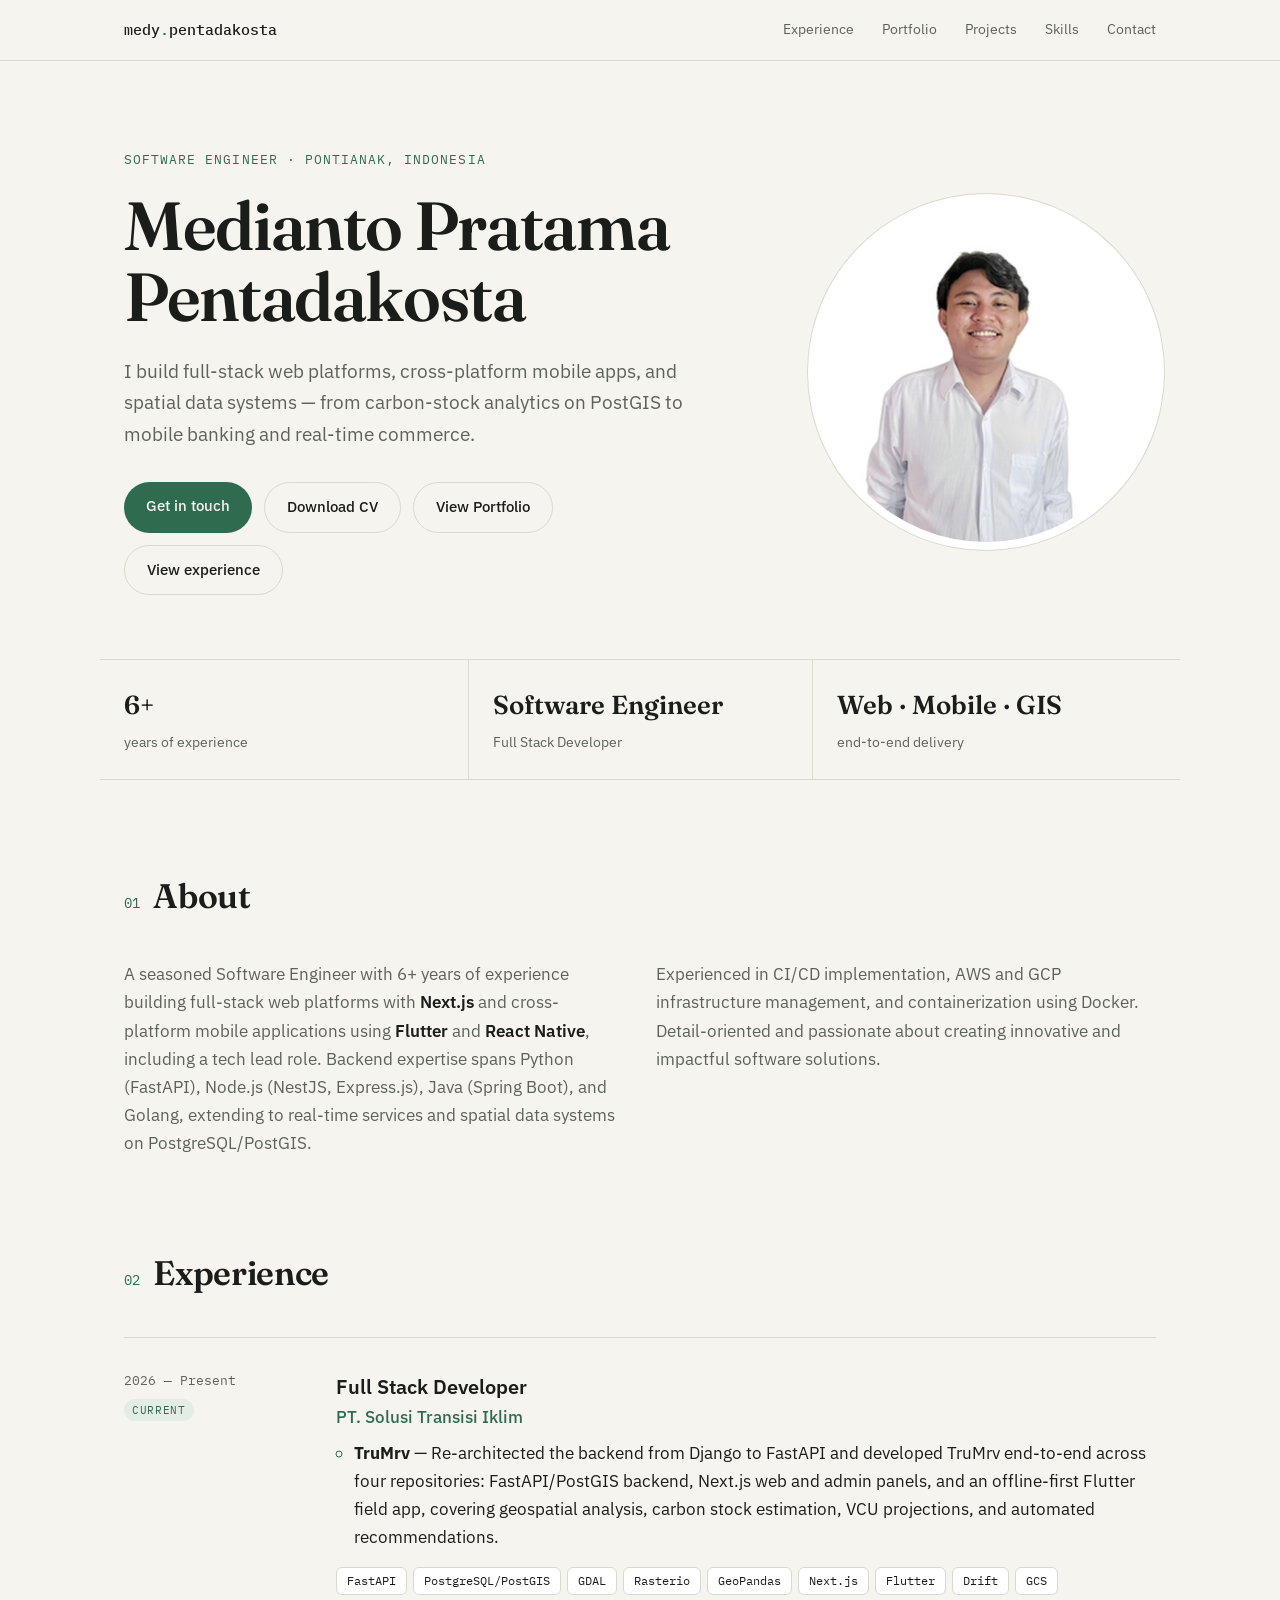
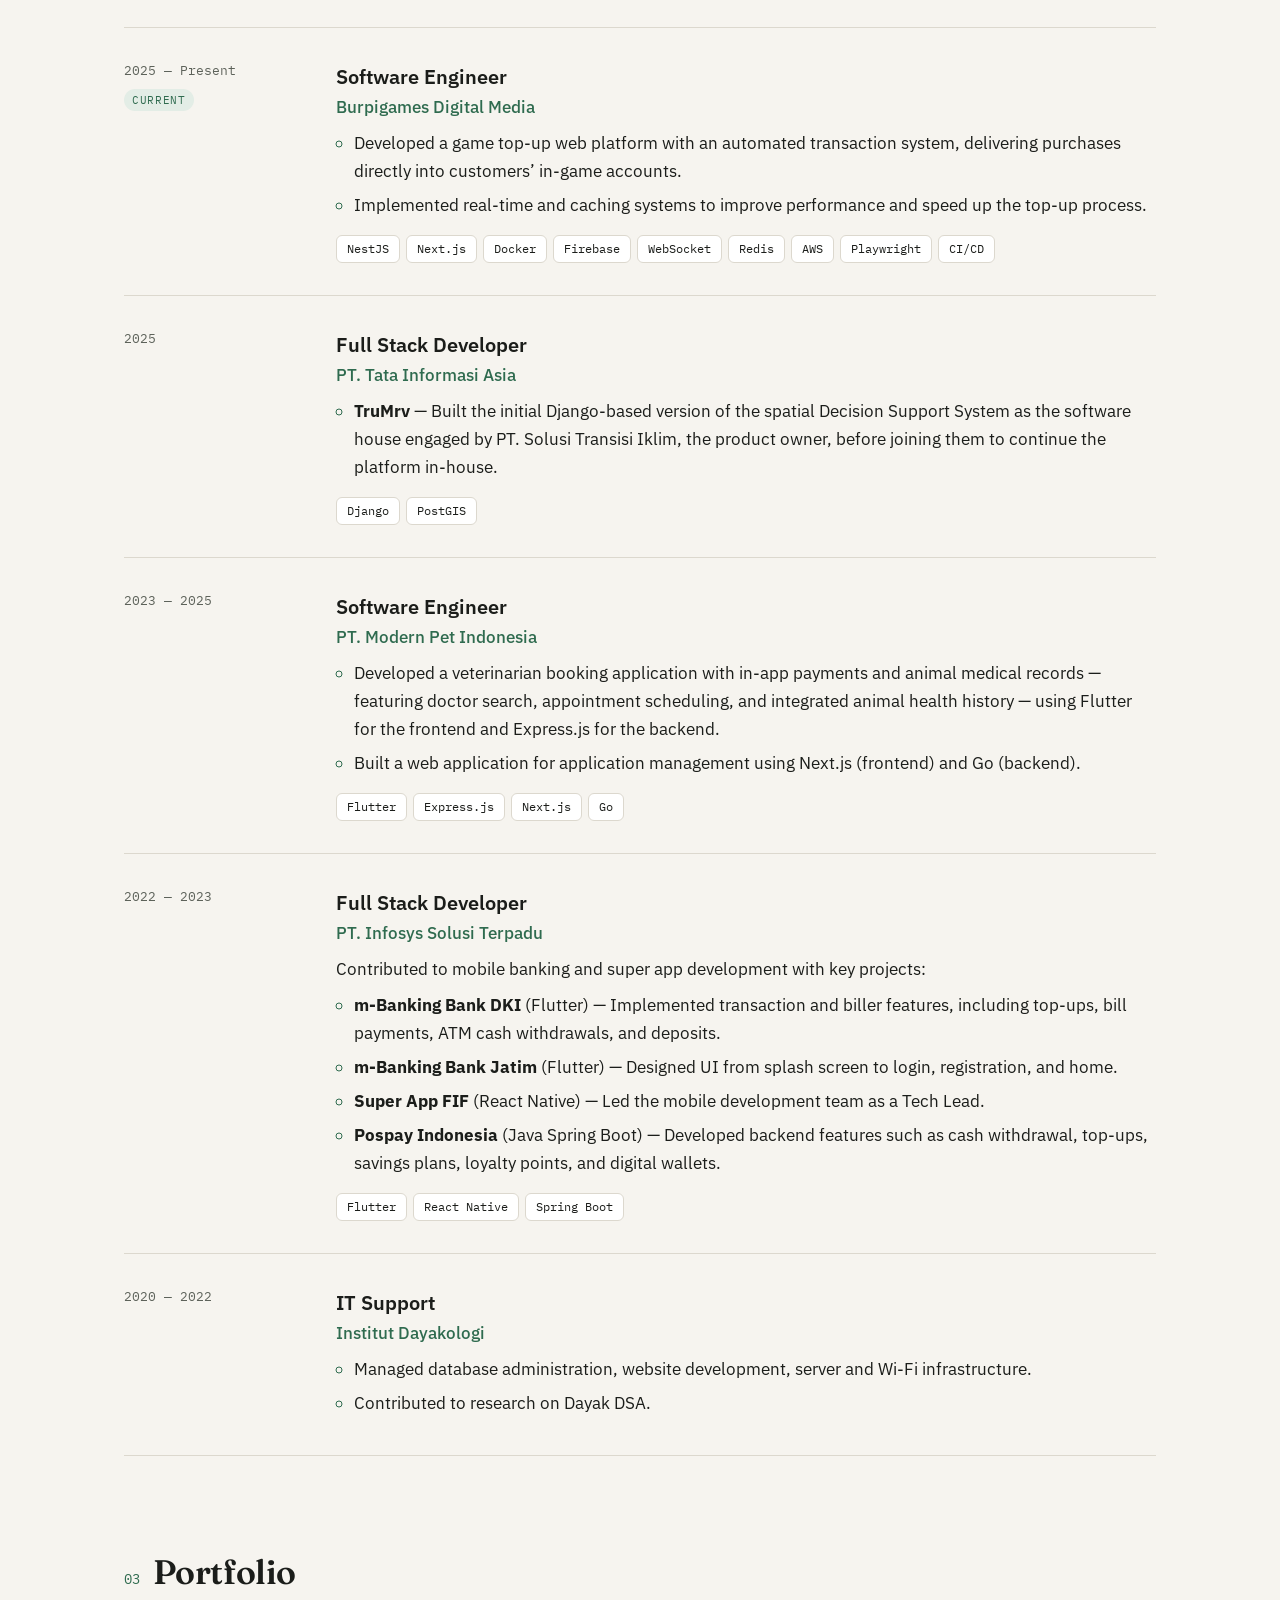
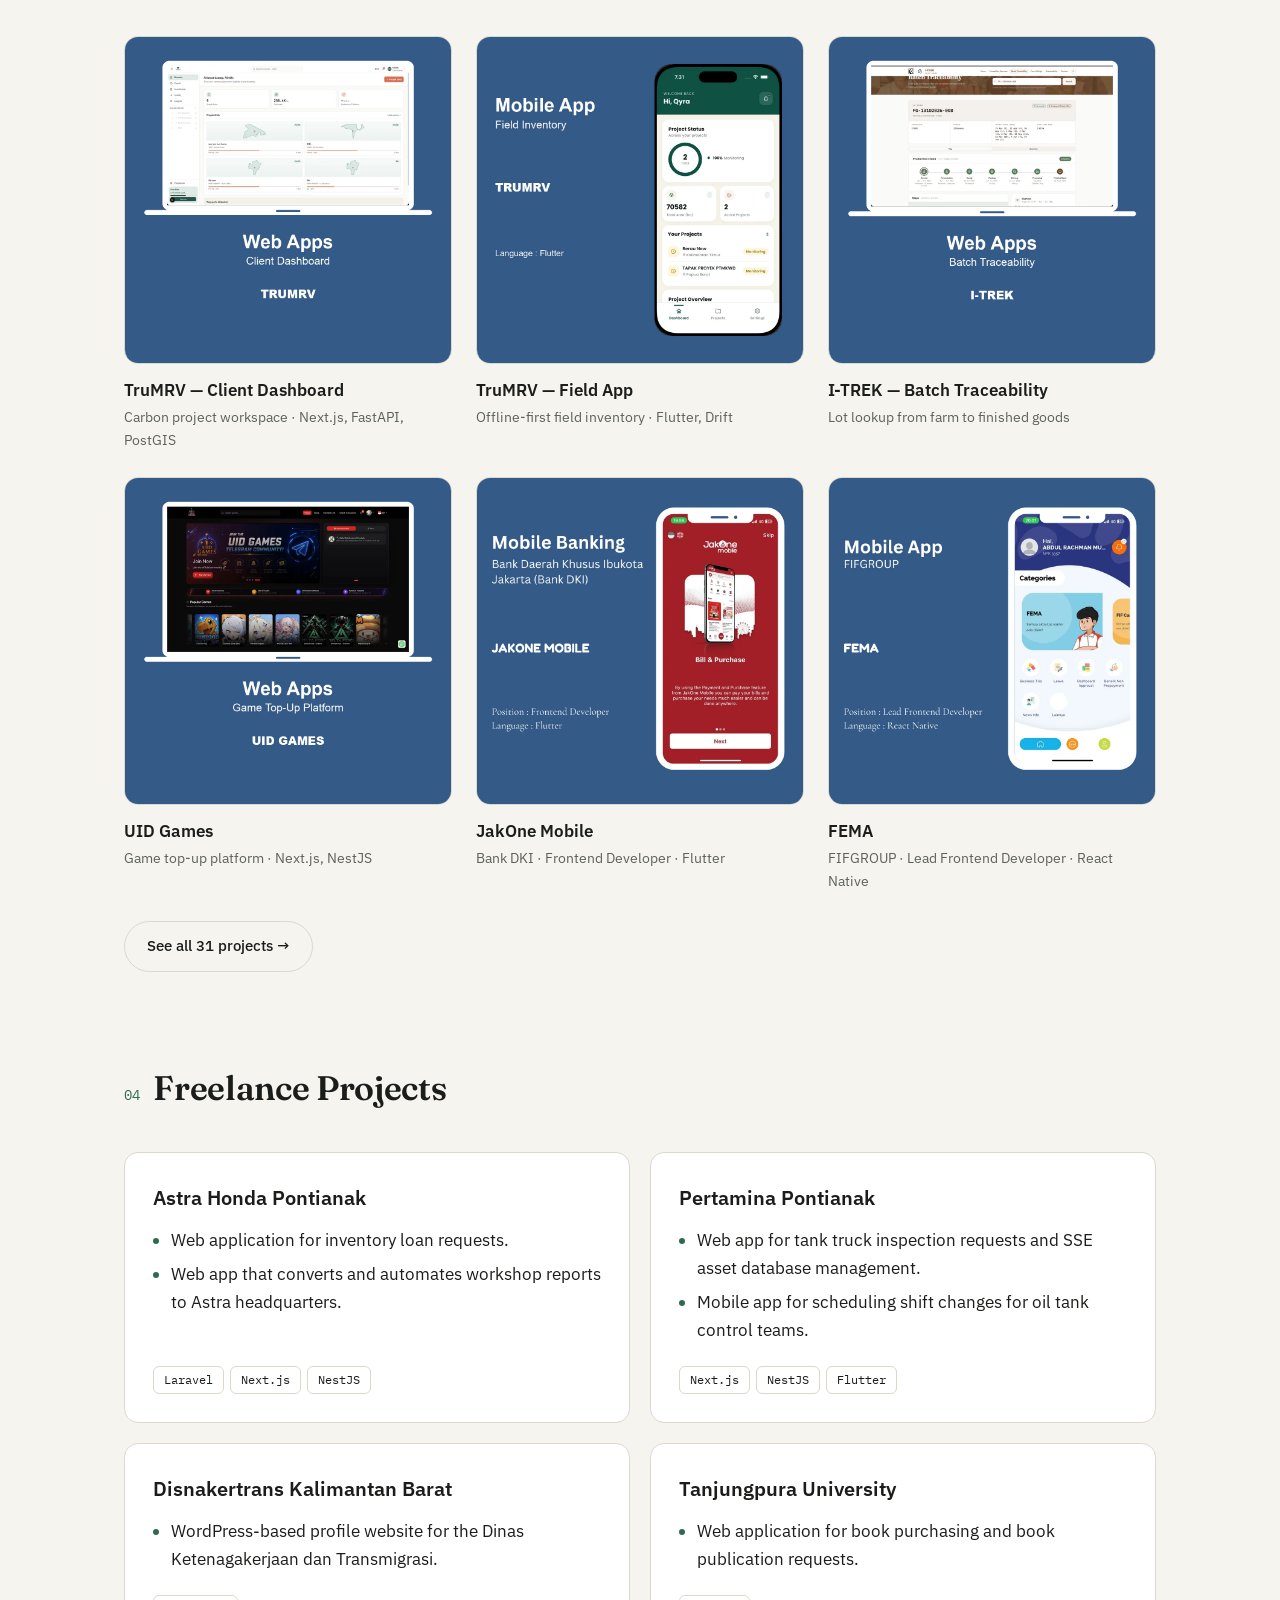
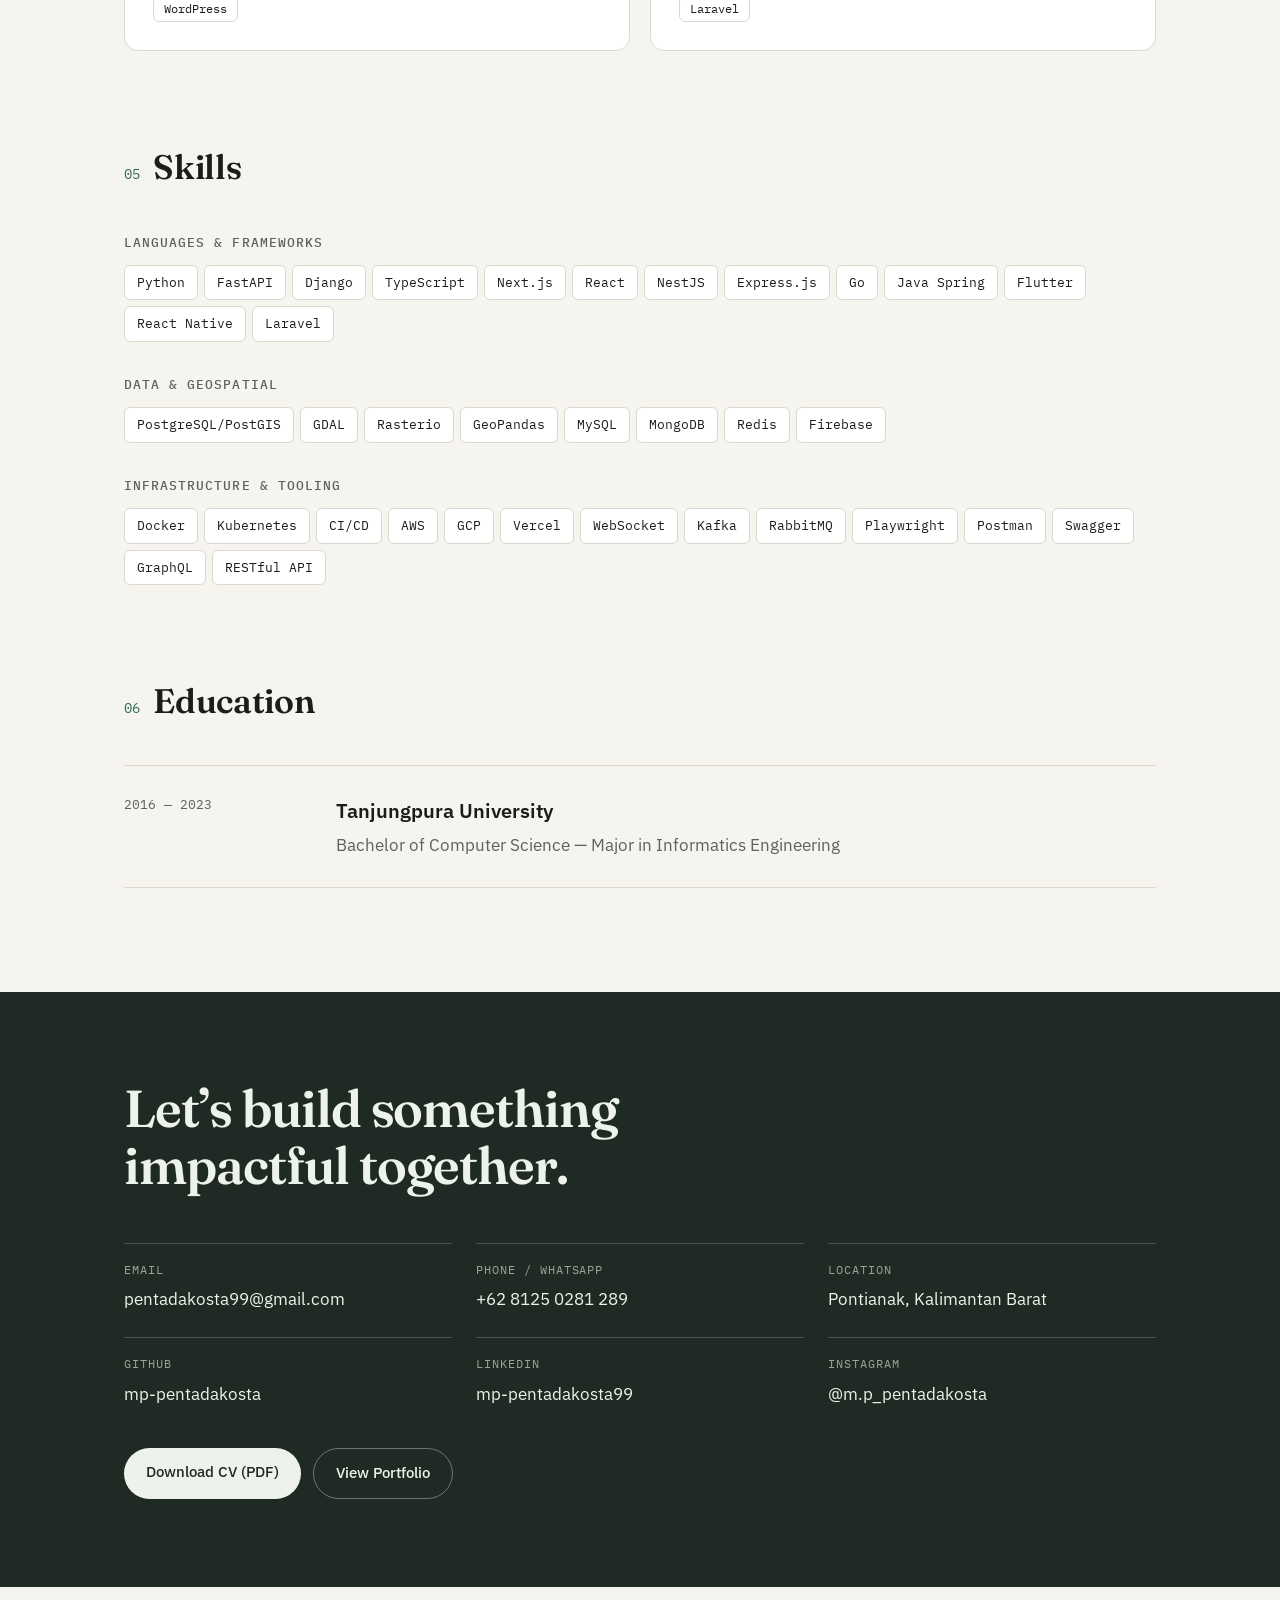
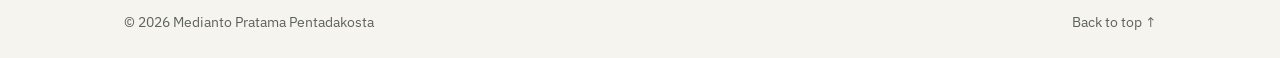
<file: index.html>
<!doctype html>
<html lang="en">
<head>
  <meta charset="utf-8">
  <meta name="viewport" content="width=device-width, initial-scale=1">
  <title>Medianto Pratama Pentadakosta — Software Engineer</title>
  <meta name="description" content="Software Engineer with 6+ years of experience building full-stack web platforms, cross-platform mobile apps, and geospatial systems.">
  <link rel="preconnect" href="https://fonts.googleapis.com">
  <link rel="preconnect" href="https://fonts.gstatic.com" crossorigin>
  <link href="https://fonts.googleapis.com/css2?family=Fraunces:opsz,wght@9..144,400;9..144,600&family=IBM+Plex+Mono:wght@400;500&family=IBM+Plex+Sans:wght@400;500;600&display=swap" rel="stylesheet">
  <link rel="stylesheet" href="style.css">
</head>
<body>
  <header class="topbar">
    <div class="wrap topbar-inner">
      <a href="#top" class="brand">medy<span>.</span>pentadakosta</a>
      <nav class="nav">
        <a href="#experience">Experience</a>
        <a href="#portfolio">Portfolio</a>
        <a href="#projects">Projects</a>
        <a href="#skills">Skills</a>
        <a href="#contact">Contact</a>
      </nav>
    </div>
  </header>

  <main id="top">
    <!-- Hero -->
    <section class="hero wrap">
      <div class="hero-text">
        <p class="eyebrow">Software Engineer · Pontianak, Indonesia</p>
        <h1>Medianto Pratama<br>Pentadakosta</h1>
        <p class="lead">
          I build full-stack web platforms, cross-platform mobile apps, and
          spatial data systems — from carbon-stock analytics on PostGIS to
          mobile banking and real-time commerce.
        </p>
        <div class="hero-actions">
          <a class="btn btn-primary" href="mailto:pentadakosta99@gmail.com">Get in touch</a>
          <a class="btn btn-ghost" href="assets/Medianto-Pratama-Pentadakosta-CV.pdf" download>Download CV</a>
          <a class="btn btn-ghost" href="portfolio.html">View Portfolio</a>
          <a class="btn btn-ghost" href="#experience">View experience</a>
        </div>
      </div>
      <figure class="hero-photo">
        <img src="assets/profile.jpg" alt="Portrait of Medianto Pratama Pentadakosta" width="520" height="520">
      </figure>
    </section>

    <!-- Stats -->
    <section class="wrap stats" aria-label="Highlights">
      <div class="stat"><strong>6+</strong><span>years of experience</span></div>
      <div class="stat"><strong>Software Engineer</strong><span>Full Stack Developer</span></div>
      <div class="stat"><strong>Web · Mobile · GIS</strong><span>end-to-end delivery</span></div>
    </section>

    <!-- About -->
    <section class="wrap section" id="about">
      <h2 class="section-title"><span class="num">01</span> About</h2>
      <div class="about">
        <p>
          A seasoned Software Engineer with 6+ years of experience building
          full-stack web platforms with <b>Next.js</b> and cross-platform mobile
          applications using <b>Flutter</b> and <b>React Native</b>, including a
          tech lead role. Backend expertise spans Python (FastAPI), Node.js
          (NestJS, Express.js), Java (Spring Boot), and Golang, extending to
          real-time services and spatial data systems on PostgreSQL/PostGIS.
        </p>
        <p>
          Experienced in CI/CD implementation, AWS and GCP infrastructure
          management, and containerization using Docker. Detail-oriented and
          passionate about creating innovative and impactful software solutions.
        </p>
      </div>
    </section>

    <!-- Experience -->
    <section class="wrap section" id="experience">
      <h2 class="section-title"><span class="num">02</span> Experience</h2>

      <ol class="timeline">
        <li class="job">
          <div class="job-meta">
            <span class="period">2026 — Present</span>
            <span class="badge">Current</span>
          </div>
          <div class="job-body">
            <h3>Full Stack Developer</h3>
            <p class="company">PT. Solusi Transisi Iklim</p>
            <ul>
              <li><b>TruMrv</b> — Re-architected the backend from Django to FastAPI and developed TruMrv end-to-end across four repositories: FastAPI/PostGIS backend, Next.js web and admin panels, and an offline-first Flutter field app, covering geospatial analysis, carbon stock estimation, VCU projections, and automated recommendations.</li>
            </ul>
            <ul class="tags">
              <li>FastAPI</li><li>PostgreSQL/PostGIS</li><li>GDAL</li><li>Rasterio</li><li>GeoPandas</li><li>Next.js</li><li>Flutter</li><li>Drift</li><li>GCS</li>
            </ul>
          </div>
        </li>

        <li class="job">
          <div class="job-meta">
            <span class="period">2025 — Present</span>
            <span class="badge">Current</span>
          </div>
          <div class="job-body">
            <h3>Software Engineer</h3>
            <p class="company">Burpigames Digital Media</p>
            <ul>
              <li>Developed a game top-up web platform with an automated transaction system, delivering purchases directly into customers’ in-game accounts.</li>
              <li>Implemented real-time and caching systems to improve performance and speed up the top-up process.</li>
            </ul>
            <ul class="tags">
              <li>NestJS</li><li>Next.js</li><li>Docker</li><li>Firebase</li><li>WebSocket</li><li>Redis</li><li>AWS</li><li>Playwright</li><li>CI/CD</li>
            </ul>
          </div>
        </li>

        <li class="job">
          <div class="job-meta">
            <span class="period">2025</span>
          </div>
          <div class="job-body">
            <h3>Full Stack Developer</h3>
            <p class="company">PT. Tata Informasi Asia</p>
            <ul>
              <li><b>TruMrv</b> — Built the initial Django-based version of the spatial Decision Support System as the software house engaged by PT. Solusi Transisi Iklim, the product owner, before joining them to continue the platform in-house.</li>
            </ul>
            <ul class="tags"><li>Django</li><li>PostGIS</li></ul>
          </div>
        </li>

        <li class="job">
          <div class="job-meta">
            <span class="period">2023 — 2025</span>
          </div>
          <div class="job-body">
            <h3>Software Engineer</h3>
            <p class="company">PT. Modern Pet Indonesia</p>
            <ul>
              <li>Developed a veterinarian booking application with in-app payments and animal medical records — featuring doctor search, appointment scheduling, and integrated animal health history — using Flutter for the frontend and Express.js for the backend.</li>
              <li>Built a web application for application management using Next.js (frontend) and Go (backend).</li>
            </ul>
            <ul class="tags"><li>Flutter</li><li>Express.js</li><li>Next.js</li><li>Go</li></ul>
          </div>
        </li>

        <li class="job">
          <div class="job-meta">
            <span class="period">2022 — 2023</span>
          </div>
          <div class="job-body">
            <h3>Full Stack Developer</h3>
            <p class="company">PT. Infosys Solusi Terpadu</p>
            <p>Contributed to mobile banking and super app development with key projects:</p>
            <ul>
              <li><b>m-Banking Bank DKI</b> (Flutter) — Implemented transaction and biller features, including top-ups, bill payments, ATM cash withdrawals, and deposits.</li>
              <li><b>m-Banking Bank Jatim</b> (Flutter) — Designed UI from splash screen to login, registration, and home.</li>
              <li><b>Super App FIF</b> (React Native) — Led the mobile development team as a Tech Lead.</li>
              <li><b>Pospay Indonesia</b> (Java Spring Boot) — Developed backend features such as cash withdrawal, top-ups, savings plans, loyalty points, and digital wallets.</li>
            </ul>
            <ul class="tags"><li>Flutter</li><li>React Native</li><li>Spring Boot</li></ul>
          </div>
        </li>

        <li class="job">
          <div class="job-meta">
            <span class="period">2020 — 2022</span>
          </div>
          <div class="job-body">
            <h3>IT Support</h3>
            <p class="company">Institut Dayakologi</p>
            <ul>
              <li>Managed database administration, website development, server and Wi-Fi infrastructure.</li>
              <li>Contributed to research on Dayak DSA.</li>
            </ul>
          </div>
        </li>
      </ol>
    </section>

    <!-- Portfolio -->
    <section class="wrap section" id="portfolio">
      <h2 class="section-title"><span class="num">03</span> Portfolio</h2>
      <ul class="gallery">
        <li class="shot" data-kind="web">
          <button type="button" class="shot-btn" data-src="assets/portfolio/22-full.webp" aria-label="Enlarge TruMRV — Client Dashboard">
            <img src="assets/portfolio/22.webp" alt="TruMRV — Client Dashboard — Carbon project workspace · Next.js, FastAPI, PostGIS" width="1080" height="1080" loading="lazy" decoding="async">
          </button>
          <p class="shot-title">TruMRV — Client Dashboard</p>
          <p class="shot-meta">Carbon project workspace · Next.js, FastAPI, PostGIS</p>
        </li>
        <li class="shot" data-kind="mobile">
          <button type="button" class="shot-btn" data-src="assets/portfolio/24-full.webp" aria-label="Enlarge TruMRV — Field App">
            <img src="assets/portfolio/24.webp" alt="TruMRV — Field App — Offline-first field inventory · Flutter, Drift" width="1080" height="1080" loading="lazy" decoding="async">
          </button>
          <p class="shot-title">TruMRV — Field App</p>
          <p class="shot-meta">Offline-first field inventory · Flutter, Drift</p>
        </li>
        <li class="shot" data-kind="web">
          <button type="button" class="shot-btn" data-src="assets/portfolio/27-full.webp" aria-label="Enlarge I-TREK — Batch Traceability">
            <img src="assets/portfolio/27.webp" alt="I-TREK — Batch Traceability — Lot lookup from farm to finished goods" width="1080" height="1080" loading="lazy" decoding="async">
          </button>
          <p class="shot-title">I-TREK — Batch Traceability</p>
          <p class="shot-meta">Lot lookup from farm to finished goods</p>
        </li>
        <li class="shot" data-kind="web">
          <button type="button" class="shot-btn" data-src="assets/portfolio/20-full.webp" aria-label="Enlarge UID Games">
            <img src="assets/portfolio/20.webp" alt="UID Games — Game top-up platform · Next.js, NestJS" width="1080" height="1080" loading="lazy" decoding="async">
          </button>
          <p class="shot-title">UID Games</p>
          <p class="shot-meta">Game top-up platform · Next.js, NestJS</p>
        </li>
        <li class="shot" data-kind="mobile">
          <button type="button" class="shot-btn" data-src="assets/portfolio/03.webp" aria-label="Enlarge JakOne Mobile">
            <img src="assets/portfolio/03.webp" alt="JakOne Mobile — Bank DKI · Frontend Developer · Flutter" width="1080" height="1080" loading="lazy" decoding="async">
          </button>
          <p class="shot-title">JakOne Mobile</p>
          <p class="shot-meta">Bank DKI · Frontend Developer · Flutter</p>
        </li>
        <li class="shot" data-kind="mobile">
          <button type="button" class="shot-btn" data-src="assets/portfolio/05.webp" aria-label="Enlarge FEMA">
            <img src="assets/portfolio/05.webp" alt="FEMA — FIFGROUP · Lead Frontend Developer · React Native" width="1080" height="1080" loading="lazy" decoding="async">
          </button>
          <p class="shot-title">FEMA</p>
          <p class="shot-meta">FIFGROUP · Lead Frontend Developer · React Native</p>
        </li>
      </ul>
      <p class="gallery-more"><a class="btn btn-ghost" href="portfolio.html">See all 31 projects →</a></p>
    </section>

    <dialog class="lightbox" id="lightbox" aria-label="Portfolio image">
      <form method="dialog"><button class="lightbox-close" aria-label="Close">×</button></form>
      <img alt="">
    </dialog>

    <!-- Freelance -->
    <section class="wrap section" id="projects">
      <h2 class="section-title"><span class="num">04</span> Freelance Projects</h2>
      <div class="cards">
        <article class="card">
          <h3>Astra Honda Pontianak</h3>
          <ul>
            <li>Web application for inventory loan requests.</li>
            <li>Web app that converts and automates workshop reports to Astra headquarters.</li>
          </ul>
          <ul class="tags"><li>Laravel</li><li>Next.js</li><li>NestJS</li></ul>
        </article>
        <article class="card">
          <h3>Pertamina Pontianak</h3>
          <ul>
            <li>Web app for tank truck inspection requests and SSE asset database management.</li>
            <li>Mobile app for scheduling shift changes for oil tank control teams.</li>
          </ul>
          <ul class="tags"><li>Next.js</li><li>NestJS</li><li>Flutter</li></ul>
        </article>
        <article class="card">
          <h3>Disnakertrans Kalimantan Barat</h3>
          <ul>
            <li>WordPress-based profile website for the Dinas Ketenagakerjaan dan Transmigrasi.</li>
          </ul>
          <ul class="tags"><li>WordPress</li></ul>
        </article>
        <article class="card">
          <h3>Tanjungpura University</h3>
          <ul>
            <li>Web application for book purchasing and book publication requests.</li>
          </ul>
          <ul class="tags"><li>Laravel</li></ul>
        </article>
      </div>
    </section>

    <!-- Skills -->
    <section class="wrap section" id="skills">
      <h2 class="section-title"><span class="num">05</span> Skills</h2>
      <div class="skills">
        <div class="skill-group">
          <h3>Languages &amp; Frameworks</h3>
          <ul class="tags tags-lg">
            <li>Python</li><li>FastAPI</li><li>Django</li><li>TypeScript</li><li>Next.js</li><li>React</li><li>NestJS</li><li>Express.js</li><li>Go</li><li>Java Spring</li><li>Flutter</li><li>React Native</li><li>Laravel</li>
          </ul>
        </div>
        <div class="skill-group">
          <h3>Data &amp; Geospatial</h3>
          <ul class="tags tags-lg">
            <li>PostgreSQL/PostGIS</li><li>GDAL</li><li>Rasterio</li><li>GeoPandas</li><li>MySQL</li><li>MongoDB</li><li>Redis</li><li>Firebase</li>
          </ul>
        </div>
        <div class="skill-group">
          <h3>Infrastructure &amp; Tooling</h3>
          <ul class="tags tags-lg">
            <li>Docker</li><li>Kubernetes</li><li>CI/CD</li><li>AWS</li><li>GCP</li><li>Vercel</li><li>WebSocket</li><li>Kafka</li><li>RabbitMQ</li><li>Playwright</li><li>Postman</li><li>Swagger</li><li>GraphQL</li><li>RESTful API</li>
          </ul>
        </div>
      </div>
    </section>

    <!-- Education -->
    <section class="wrap section" id="education">
      <h2 class="section-title"><span class="num">06</span> Education</h2>
      <div class="edu">
        <span class="period">2016 — 2023</span>
        <div>
          <h3>Tanjungpura University</h3>
          <p>Bachelor of Computer Science — Major in Informatics Engineering</p>
        </div>
      </div>
    </section>

    <!-- Contact -->
    <section class="contact" id="contact">
      <div class="wrap">
        <h2>Let’s build something<br>impactful together.</h2>
        <div class="contact-list">
          <a href="mailto:pentadakosta99@gmail.com">
            <span class="label">Email</span>
            pentadakosta99@gmail.com
          </a>
          <a href="https://wa.me/6281250281289">
            <span class="label">Phone / WhatsApp</span>
            +62 8125 0281 289
          </a>
          <div>
            <span class="label">Location</span>
            Pontianak, Kalimantan Barat
          </div>
          <a href="https://github.com/mp-pentadakosta" target="_blank" rel="noopener noreferrer">
            <span class="label">GitHub</span>
            mp-pentadakosta
          </a>
          <a href="https://www.linkedin.com/in/mp-pentadakosta99/" target="_blank" rel="noopener noreferrer">
            <span class="label">LinkedIn</span>
            mp-pentadakosta99
          </a>
          <a href="https://www.instagram.com/m.p_pentadakosta/" target="_blank" rel="noopener noreferrer">
            <span class="label">Instagram</span>
            @m.p_pentadakosta
          </a>
        </div>
        <div class="contact-actions">
          <a class="btn btn-contact" href="assets/Medianto-Pratama-Pentadakosta-CV.pdf" download>Download CV (PDF)</a>
          <a class="btn btn-contact btn-contact-ghost" href="portfolio.html">View Portfolio</a>
        </div>
      </div>
    </section>
  </main>

  <footer class="footer wrap">
    <p>© 2026 Medianto Pratama Pentadakosta</p>
    <a href="#top">Back to top ↑</a>
  </footer>
  <script src="portfolio.js" defer></script>
</body>
</html>
</file>
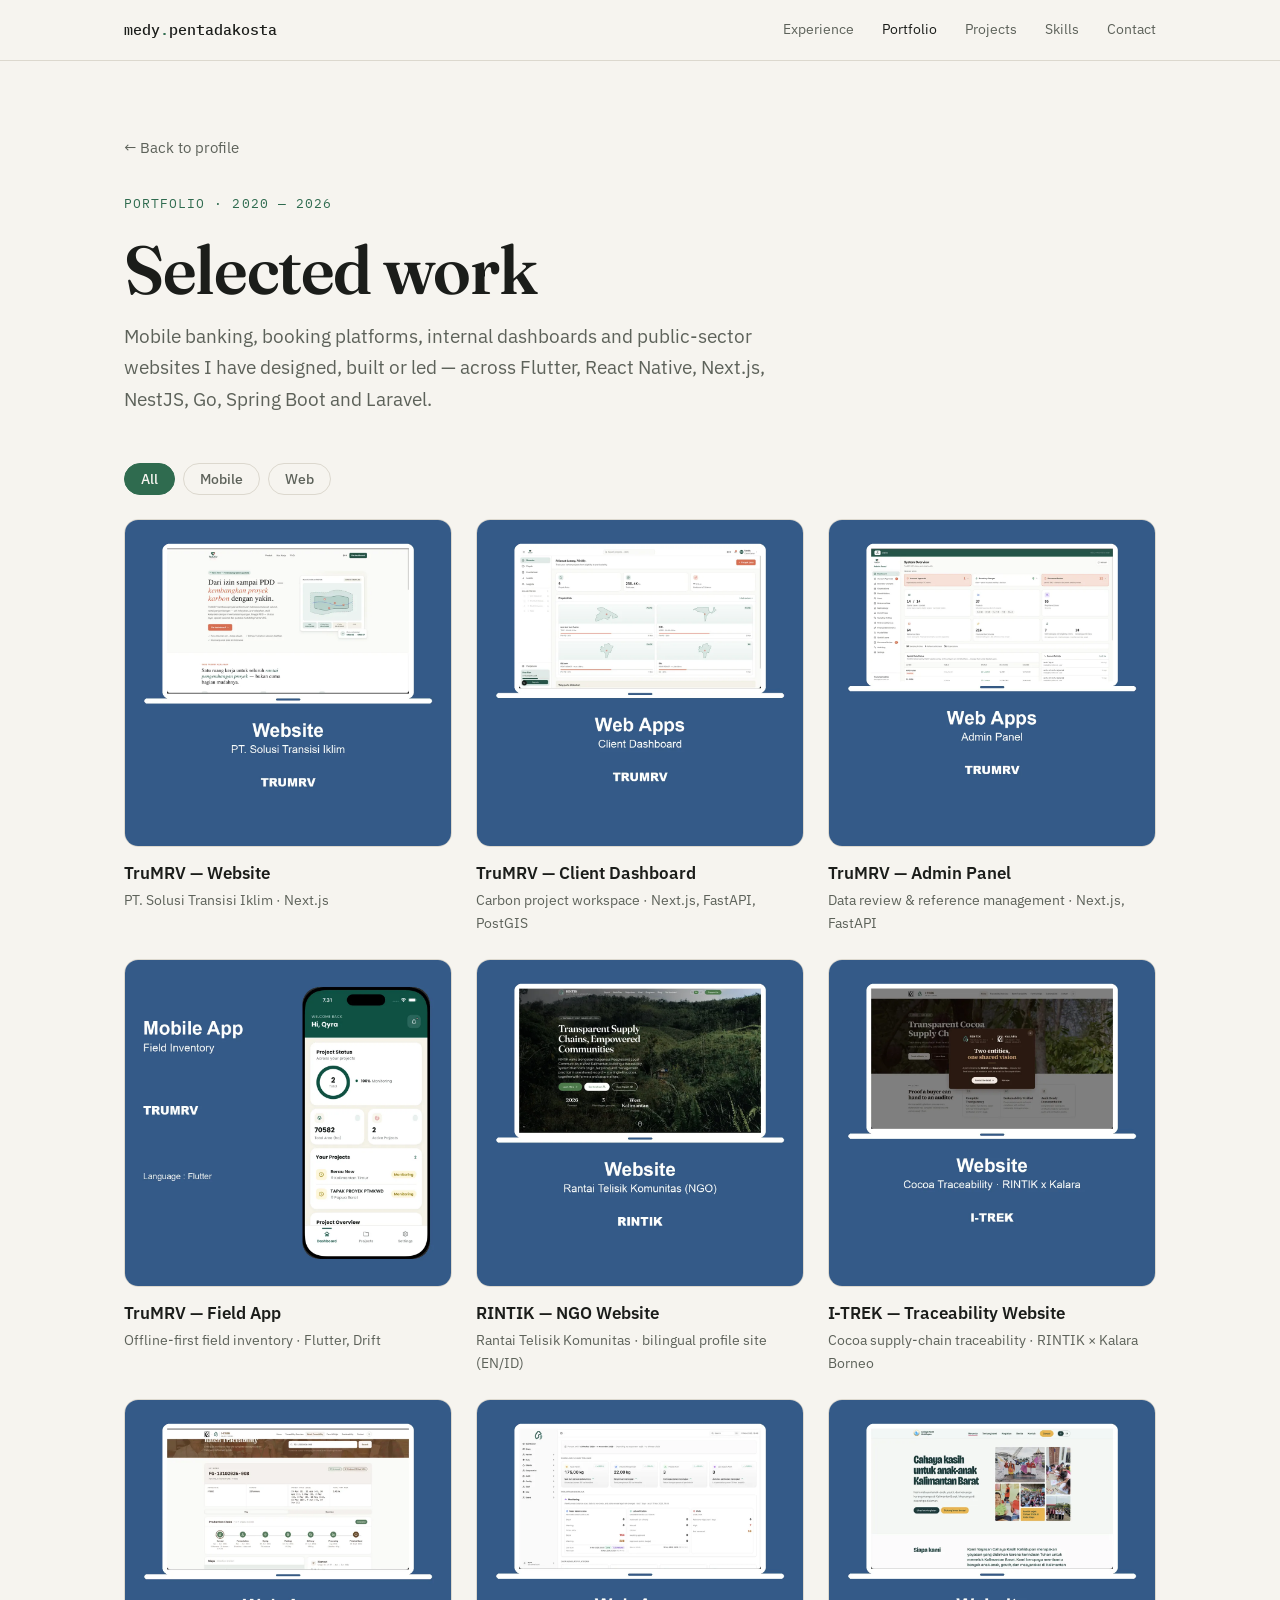
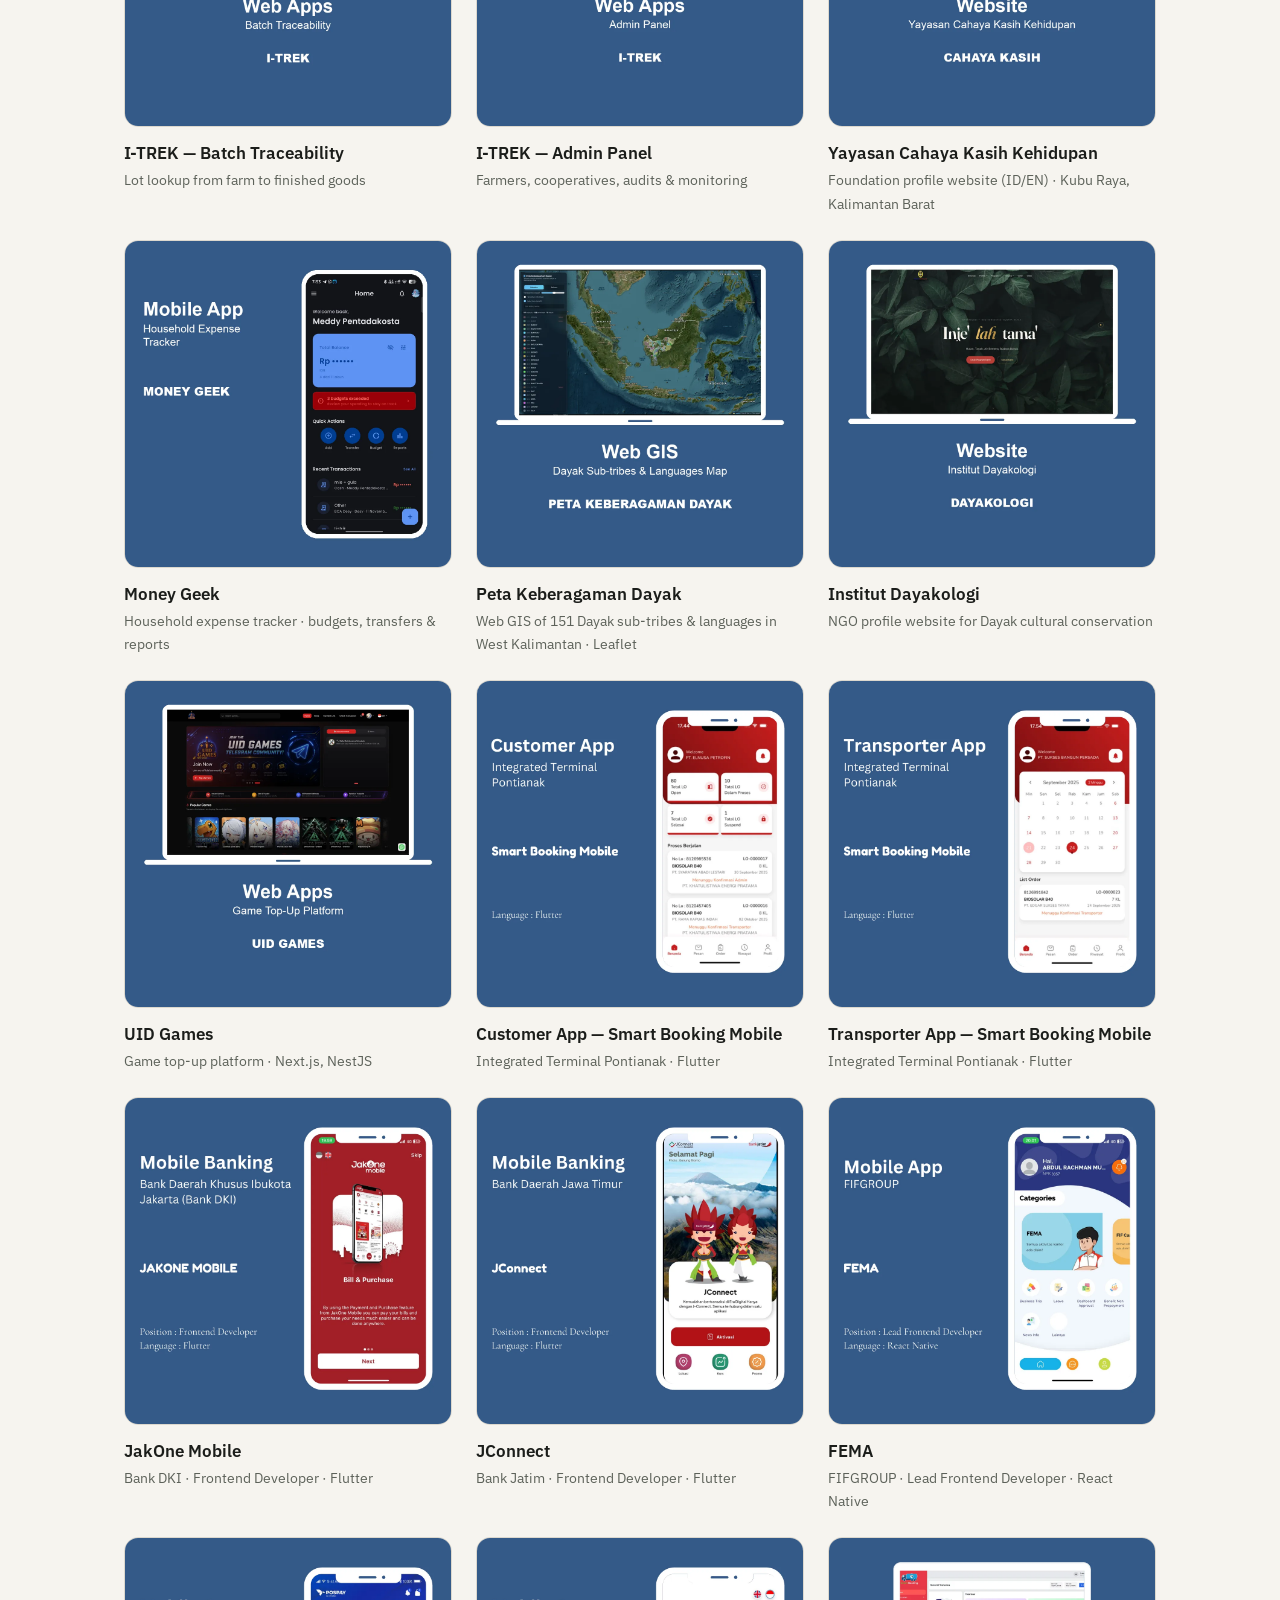
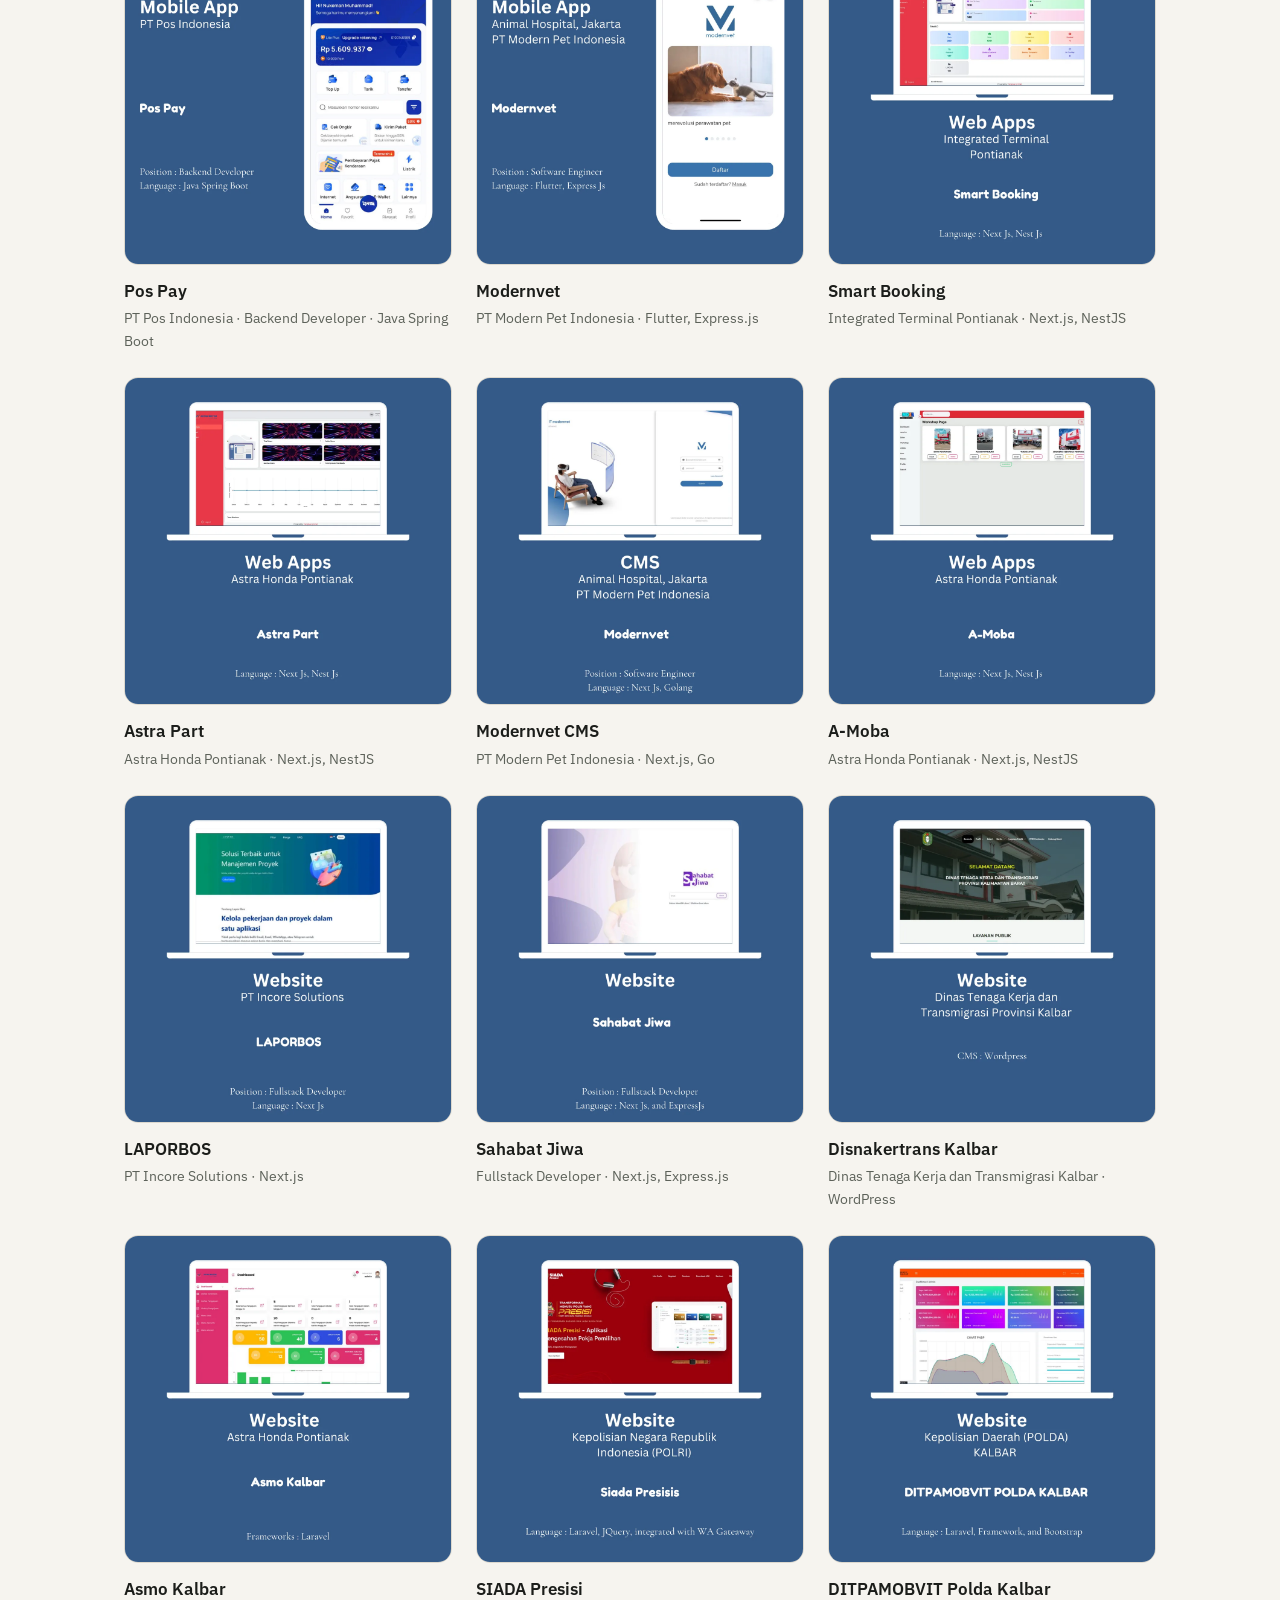
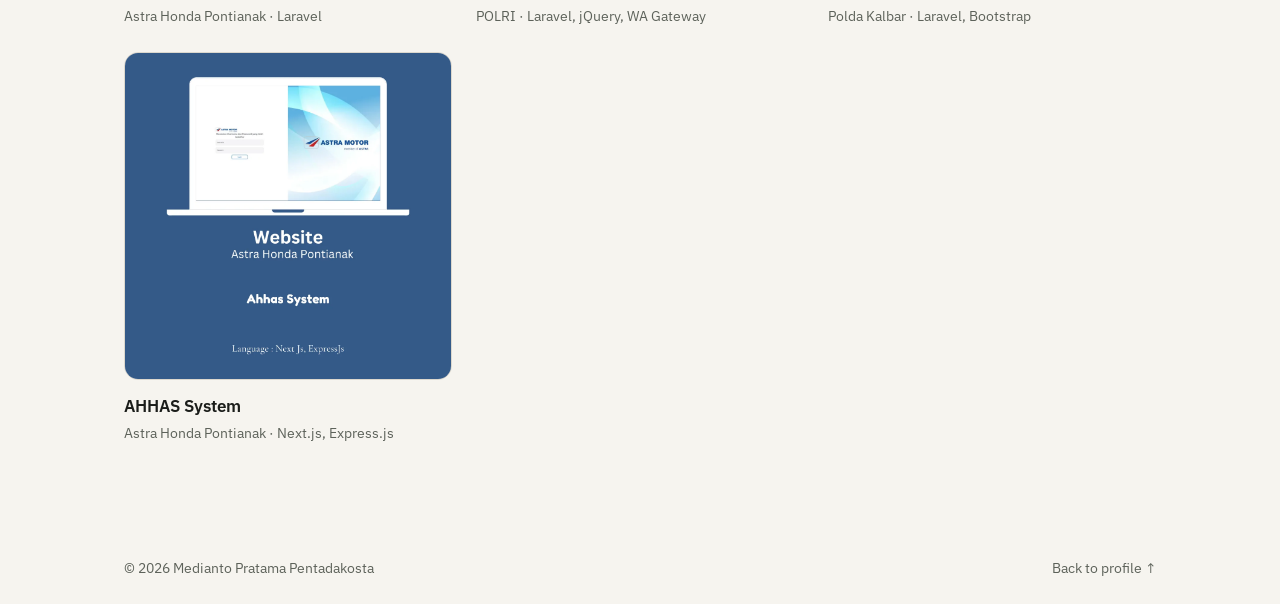
<file: portfolio.html>
<!doctype html>
<html lang="en">
<head>
  <meta charset="utf-8">
  <meta name="viewport" content="width=device-width, initial-scale=1">
  <title>Portfolio — Medianto Pratama Pentadakosta</title>
  <meta name="description" content="Selected mobile and web projects by Medianto Pratama Pentadakosta — mobile banking, booking platforms, CMS and government systems.">
  <link rel="preconnect" href="https://fonts.googleapis.com">
  <link rel="preconnect" href="https://fonts.gstatic.com" crossorigin>
  <link href="https://fonts.googleapis.com/css2?family=Fraunces:opsz,wght@9..144,400;9..144,600&family=IBM+Plex+Mono:wght@400;500&family=IBM+Plex+Sans:wght@400;500;600&display=swap" rel="stylesheet">
  <link rel="stylesheet" href="style.css">
</head>
<body>
  <header class="topbar">
    <div class="wrap topbar-inner">
      <a href="index.html" class="brand">medy<span>.</span>pentadakosta</a>
      <nav class="nav">
        <a href="index.html#experience">Experience</a>
        <a href="portfolio.html" aria-current="page">Portfolio</a>
        <a href="index.html#projects">Projects</a>
        <a href="index.html#skills">Skills</a>
        <a href="index.html#contact">Contact</a>
      </nav>
    </div>
  </header>

  <main id="top">
    <section class="wrap page-head">
      <a class="back-link" href="index.html">← Back to profile</a>
      <p class="eyebrow">Portfolio · 2020 — 2026</p>
      <h1>Selected work</h1>
      <p class="lead">
        Mobile banking, booking platforms, internal dashboards and public-sector
        websites I have designed, built or led — across Flutter, React Native,
        Next.js, NestJS, Go, Spring Boot and Laravel.
      </p>
    </section>

    <section class="wrap section section-tight" aria-label="Projects">
      <div class="filters" role="group" aria-label="Filter portfolio">
        <button type="button" class="filter is-active" data-filter="all" aria-pressed="true">All</button>
        <button type="button" class="filter" data-filter="mobile" aria-pressed="false">Mobile</button>
        <button type="button" class="filter" data-filter="web" aria-pressed="false">Web</button>
      </div>
      <ul class="gallery">
        <li class="shot" data-kind="web">
          <button type="button" class="shot-btn" data-src="assets/portfolio/21-full.webp" aria-label="Enlarge TruMRV — Website">
            <img src="assets/portfolio/21.webp" alt="TruMRV — Website — PT. Solusi Transisi Iklim · Next.js" width="1080" height="1080" loading="lazy" decoding="async">
          </button>
          <p class="shot-title">TruMRV — Website</p>
          <p class="shot-meta">PT. Solusi Transisi Iklim · Next.js</p>
        </li>
        <li class="shot" data-kind="web">
          <button type="button" class="shot-btn" data-src="assets/portfolio/22-full.webp" aria-label="Enlarge TruMRV — Client Dashboard">
            <img src="assets/portfolio/22.webp" alt="TruMRV — Client Dashboard — Carbon project workspace · Next.js, FastAPI, PostGIS" width="1080" height="1080" loading="lazy" decoding="async">
          </button>
          <p class="shot-title">TruMRV — Client Dashboard</p>
          <p class="shot-meta">Carbon project workspace · Next.js, FastAPI, PostGIS</p>
        </li>
        <li class="shot" data-kind="web">
          <button type="button" class="shot-btn" data-src="assets/portfolio/23-full.webp" aria-label="Enlarge TruMRV — Admin Panel">
            <img src="assets/portfolio/23.webp" alt="TruMRV — Admin Panel — Data review &amp; reference management · Next.js, FastAPI" width="1080" height="1080" loading="lazy" decoding="async">
          </button>
          <p class="shot-title">TruMRV — Admin Panel</p>
          <p class="shot-meta">Data review &amp; reference management · Next.js, FastAPI</p>
        </li>
        <li class="shot" data-kind="mobile">
          <button type="button" class="shot-btn" data-src="assets/portfolio/24-full.webp" aria-label="Enlarge TruMRV — Field App">
            <img src="assets/portfolio/24.webp" alt="TruMRV — Field App — Offline-first field inventory · Flutter, Drift" width="1080" height="1080" loading="lazy" decoding="async">
          </button>
          <p class="shot-title">TruMRV — Field App</p>
          <p class="shot-meta">Offline-first field inventory · Flutter, Drift</p>
        </li>
        <li class="shot" data-kind="web">
          <button type="button" class="shot-btn" data-src="assets/portfolio/25-full.webp" aria-label="Enlarge RINTIK — NGO Website">
            <img src="assets/portfolio/25.webp" alt="RINTIK — NGO Website — Rantai Telisik Komunitas · bilingual profile site (EN/ID)" width="1080" height="1080" loading="lazy" decoding="async">
          </button>
          <p class="shot-title">RINTIK — NGO Website</p>
          <p class="shot-meta">Rantai Telisik Komunitas · bilingual profile site (EN/ID)</p>
        </li>
        <li class="shot" data-kind="web">
          <button type="button" class="shot-btn" data-src="assets/portfolio/26-full.webp" aria-label="Enlarge I-TREK — Traceability Website">
            <img src="assets/portfolio/26.webp" alt="I-TREK — Traceability Website — Cocoa supply-chain traceability · RINTIK × Kalara Borneo" width="1080" height="1080" loading="lazy" decoding="async">
          </button>
          <p class="shot-title">I-TREK — Traceability Website</p>
          <p class="shot-meta">Cocoa supply-chain traceability · RINTIK × Kalara Borneo</p>
        </li>
        <li class="shot" data-kind="web">
          <button type="button" class="shot-btn" data-src="assets/portfolio/27-full.webp" aria-label="Enlarge I-TREK — Batch Traceability">
            <img src="assets/portfolio/27.webp" alt="I-TREK — Batch Traceability — Lot lookup from farm to finished goods" width="1080" height="1080" loading="lazy" decoding="async">
          </button>
          <p class="shot-title">I-TREK — Batch Traceability</p>
          <p class="shot-meta">Lot lookup from farm to finished goods</p>
        </li>
        <li class="shot" data-kind="web">
          <button type="button" class="shot-btn" data-src="assets/portfolio/28-full.webp" aria-label="Enlarge I-TREK — Admin Panel">
            <img src="assets/portfolio/28.webp" alt="I-TREK — Admin Panel — Farmers, cooperatives, audits &amp; monitoring" width="1080" height="1080" loading="lazy" decoding="async">
          </button>
          <p class="shot-title">I-TREK — Admin Panel</p>
          <p class="shot-meta">Farmers, cooperatives, audits &amp; monitoring</p>
        </li>
        <li class="shot" data-kind="web">
          <button type="button" class="shot-btn" data-src="assets/portfolio/29-full.webp" aria-label="Enlarge Yayasan Cahaya Kasih Kehidupan">
            <img src="assets/portfolio/29.webp" alt="Yayasan Cahaya Kasih Kehidupan — Foundation profile website (ID/EN) · Kubu Raya, Kalimantan Barat" width="1080" height="1080" loading="lazy" decoding="async">
          </button>
          <p class="shot-title">Yayasan Cahaya Kasih Kehidupan</p>
          <p class="shot-meta">Foundation profile website (ID/EN) · Kubu Raya, Kalimantan Barat</p>
        </li>
        <li class="shot" data-kind="mobile">
          <button type="button" class="shot-btn" data-src="assets/portfolio/30-full.webp" aria-label="Enlarge Money Geek">
            <img src="assets/portfolio/30.webp" alt="Money Geek — Household expense tracker · budgets, transfers &amp; reports" width="1080" height="1080" loading="lazy" decoding="async">
          </button>
          <p class="shot-title">Money Geek</p>
          <p class="shot-meta">Household expense tracker · budgets, transfers &amp; reports</p>
        </li>
        <li class="shot" data-kind="web">
          <button type="button" class="shot-btn" data-src="assets/portfolio/31-full.webp" aria-label="Enlarge Peta Keberagaman Dayak">
            <img src="assets/portfolio/31.webp" alt="Peta Keberagaman Dayak — Web GIS of 151 Dayak sub-tribes &amp; languages in West Kalimantan · Leaflet" width="1080" height="1080" loading="lazy" decoding="async">
          </button>
          <p class="shot-title">Peta Keberagaman Dayak</p>
          <p class="shot-meta">Web GIS of 151 Dayak sub-tribes &amp; languages in West Kalimantan · Leaflet</p>
        </li>
        <li class="shot" data-kind="web">
          <button type="button" class="shot-btn" data-src="assets/portfolio/32-full.webp" aria-label="Enlarge Institut Dayakologi">
            <img src="assets/portfolio/32.webp" alt="Institut Dayakologi — NGO profile website for Dayak cultural conservation" width="1080" height="1080" loading="lazy" decoding="async">
          </button>
          <p class="shot-title">Institut Dayakologi</p>
          <p class="shot-meta">NGO profile website for Dayak cultural conservation</p>
        </li>
        <li class="shot" data-kind="web">
          <button type="button" class="shot-btn" data-src="assets/portfolio/20-full.webp" aria-label="Enlarge UID Games">
            <img src="assets/portfolio/20.webp" alt="UID Games — Game top-up platform · Next.js, NestJS" width="1080" height="1080" loading="lazy" decoding="async">
          </button>
          <p class="shot-title">UID Games</p>
          <p class="shot-meta">Game top-up platform · Next.js, NestJS</p>
        </li>
        <li class="shot" data-kind="mobile">
          <button type="button" class="shot-btn" data-src="assets/portfolio/01.webp" aria-label="Enlarge Customer App — Smart Booking Mobile">
            <img src="assets/portfolio/01.webp" alt="Customer App — Smart Booking Mobile — Integrated Terminal Pontianak · Flutter" width="1080" height="1080" loading="lazy" decoding="async">
          </button>
          <p class="shot-title">Customer App — Smart Booking Mobile</p>
          <p class="shot-meta">Integrated Terminal Pontianak · Flutter</p>
        </li>
        <li class="shot" data-kind="mobile">
          <button type="button" class="shot-btn" data-src="assets/portfolio/02.webp" aria-label="Enlarge Transporter App — Smart Booking Mobile">
            <img src="assets/portfolio/02.webp" alt="Transporter App — Smart Booking Mobile — Integrated Terminal Pontianak · Flutter" width="1080" height="1080" loading="lazy" decoding="async">
          </button>
          <p class="shot-title">Transporter App — Smart Booking Mobile</p>
          <p class="shot-meta">Integrated Terminal Pontianak · Flutter</p>
        </li>
        <li class="shot" data-kind="mobile">
          <button type="button" class="shot-btn" data-src="assets/portfolio/03.webp" aria-label="Enlarge JakOne Mobile">
            <img src="assets/portfolio/03.webp" alt="JakOne Mobile — Bank DKI · Frontend Developer · Flutter" width="1080" height="1080" loading="lazy" decoding="async">
          </button>
          <p class="shot-title">JakOne Mobile</p>
          <p class="shot-meta">Bank DKI · Frontend Developer · Flutter</p>
        </li>
        <li class="shot" data-kind="mobile">
          <button type="button" class="shot-btn" data-src="assets/portfolio/04.webp" aria-label="Enlarge JConnect">
            <img src="assets/portfolio/04.webp" alt="JConnect — Bank Jatim · Frontend Developer · Flutter" width="1080" height="1080" loading="lazy" decoding="async">
          </button>
          <p class="shot-title">JConnect</p>
          <p class="shot-meta">Bank Jatim · Frontend Developer · Flutter</p>
        </li>
        <li class="shot" data-kind="mobile">
          <button type="button" class="shot-btn" data-src="assets/portfolio/05.webp" aria-label="Enlarge FEMA">
            <img src="assets/portfolio/05.webp" alt="FEMA — FIFGROUP · Lead Frontend Developer · React Native" width="1080" height="1080" loading="lazy" decoding="async">
          </button>
          <p class="shot-title">FEMA</p>
          <p class="shot-meta">FIFGROUP · Lead Frontend Developer · React Native</p>
        </li>
        <li class="shot" data-kind="mobile">
          <button type="button" class="shot-btn" data-src="assets/portfolio/06.webp" aria-label="Enlarge Pos Pay">
            <img src="assets/portfolio/06.webp" alt="Pos Pay — PT Pos Indonesia · Backend Developer · Java Spring Boot" width="1080" height="1080" loading="lazy" decoding="async">
          </button>
          <p class="shot-title">Pos Pay</p>
          <p class="shot-meta">PT Pos Indonesia · Backend Developer · Java Spring Boot</p>
        </li>
        <li class="shot" data-kind="mobile">
          <button type="button" class="shot-btn" data-src="assets/portfolio/07.webp" aria-label="Enlarge Modernvet">
            <img src="assets/portfolio/07.webp" alt="Modernvet — PT Modern Pet Indonesia · Flutter, Express.js" width="1080" height="1080" loading="lazy" decoding="async">
          </button>
          <p class="shot-title">Modernvet</p>
          <p class="shot-meta">PT Modern Pet Indonesia · Flutter, Express.js</p>
        </li>
        <li class="shot" data-kind="web">
          <button type="button" class="shot-btn" data-src="assets/portfolio/08.webp" aria-label="Enlarge Smart Booking">
            <img src="assets/portfolio/08.webp" alt="Smart Booking — Integrated Terminal Pontianak · Next.js, NestJS" width="1080" height="1080" loading="lazy" decoding="async">
          </button>
          <p class="shot-title">Smart Booking</p>
          <p class="shot-meta">Integrated Terminal Pontianak · Next.js, NestJS</p>
        </li>
        <li class="shot" data-kind="web">
          <button type="button" class="shot-btn" data-src="assets/portfolio/09.webp" aria-label="Enlarge Astra Part">
            <img src="assets/portfolio/09.webp" alt="Astra Part — Astra Honda Pontianak · Next.js, NestJS" width="1080" height="1080" loading="lazy" decoding="async">
          </button>
          <p class="shot-title">Astra Part</p>
          <p class="shot-meta">Astra Honda Pontianak · Next.js, NestJS</p>
        </li>
        <li class="shot" data-kind="web">
          <button type="button" class="shot-btn" data-src="assets/portfolio/10.webp" aria-label="Enlarge Modernvet CMS">
            <img src="assets/portfolio/10.webp" alt="Modernvet CMS — PT Modern Pet Indonesia · Next.js, Go" width="1080" height="1080" loading="lazy" decoding="async">
          </button>
          <p class="shot-title">Modernvet CMS</p>
          <p class="shot-meta">PT Modern Pet Indonesia · Next.js, Go</p>
        </li>
        <li class="shot" data-kind="web">
          <button type="button" class="shot-btn" data-src="assets/portfolio/11.webp" aria-label="Enlarge A-Moba">
            <img src="assets/portfolio/11.webp" alt="A-Moba — Astra Honda Pontianak · Next.js, NestJS" width="1080" height="1080" loading="lazy" decoding="async">
          </button>
          <p class="shot-title">A-Moba</p>
          <p class="shot-meta">Astra Honda Pontianak · Next.js, NestJS</p>
        </li>
        <li class="shot" data-kind="web">
          <button type="button" class="shot-btn" data-src="assets/portfolio/12.webp" aria-label="Enlarge LAPORBOS">
            <img src="assets/portfolio/12.webp" alt="LAPORBOS — PT Incore Solutions · Next.js" width="1080" height="1080" loading="lazy" decoding="async">
          </button>
          <p class="shot-title">LAPORBOS</p>
          <p class="shot-meta">PT Incore Solutions · Next.js</p>
        </li>
        <li class="shot" data-kind="web">
          <button type="button" class="shot-btn" data-src="assets/portfolio/13.webp" aria-label="Enlarge Sahabat Jiwa">
            <img src="assets/portfolio/13.webp" alt="Sahabat Jiwa — Fullstack Developer · Next.js, Express.js" width="1080" height="1080" loading="lazy" decoding="async">
          </button>
          <p class="shot-title">Sahabat Jiwa</p>
          <p class="shot-meta">Fullstack Developer · Next.js, Express.js</p>
        </li>
        <li class="shot" data-kind="web">
          <button type="button" class="shot-btn" data-src="assets/portfolio/15.webp" aria-label="Enlarge Disnakertrans Kalbar">
            <img src="assets/portfolio/15.webp" alt="Disnakertrans Kalbar — Dinas Tenaga Kerja dan Transmigrasi Kalbar · WordPress" width="1080" height="1080" loading="lazy" decoding="async">
          </button>
          <p class="shot-title">Disnakertrans Kalbar</p>
          <p class="shot-meta">Dinas Tenaga Kerja dan Transmigrasi Kalbar · WordPress</p>
        </li>
        <li class="shot" data-kind="web">
          <button type="button" class="shot-btn" data-src="assets/portfolio/16.webp" aria-label="Enlarge Asmo Kalbar">
            <img src="assets/portfolio/16.webp" alt="Asmo Kalbar — Astra Honda Pontianak · Laravel" width="1080" height="1080" loading="lazy" decoding="async">
          </button>
          <p class="shot-title">Asmo Kalbar</p>
          <p class="shot-meta">Astra Honda Pontianak · Laravel</p>
        </li>
        <li class="shot" data-kind="web">
          <button type="button" class="shot-btn" data-src="assets/portfolio/17.webp" aria-label="Enlarge SIADA Presisi">
            <img src="assets/portfolio/17.webp" alt="SIADA Presisi — POLRI · Laravel, jQuery, WA Gateway" width="1080" height="1080" loading="lazy" decoding="async">
          </button>
          <p class="shot-title">SIADA Presisi</p>
          <p class="shot-meta">POLRI · Laravel, jQuery, WA Gateway</p>
        </li>
        <li class="shot" data-kind="web">
          <button type="button" class="shot-btn" data-src="assets/portfolio/18.webp" aria-label="Enlarge DITPAMOBVIT Polda Kalbar">
            <img src="assets/portfolio/18.webp" alt="DITPAMOBVIT Polda Kalbar — Polda Kalbar · Laravel, Bootstrap" width="1080" height="1080" loading="lazy" decoding="async">
          </button>
          <p class="shot-title">DITPAMOBVIT Polda Kalbar</p>
          <p class="shot-meta">Polda Kalbar · Laravel, Bootstrap</p>
        </li>
        <li class="shot" data-kind="web">
          <button type="button" class="shot-btn" data-src="assets/portfolio/19.webp" aria-label="Enlarge AHHAS System">
            <img src="assets/portfolio/19.webp" alt="AHHAS System — Astra Honda Pontianak · Next.js, Express.js" width="1080" height="1080" loading="lazy" decoding="async">
          </button>
          <p class="shot-title">AHHAS System</p>
          <p class="shot-meta">Astra Honda Pontianak · Next.js, Express.js</p>
        </li>
      </ul>
    </section>

    <dialog class="lightbox" id="lightbox" aria-label="Portfolio image">
      <form method="dialog"><button class="lightbox-close" aria-label="Close">×</button></form>
      <img alt="">
    </dialog>
  </main>

  <footer class="footer wrap">
    <p>© 2026 Medianto Pratama Pentadakosta</p>
    <a href="index.html">Back to profile ↑</a>
  </footer>
  <script src="portfolio.js" defer></script>
</body>
</html>
</file>
<file: style.css>
:root {
  --bg: #f6f4ef;
  --surface: #ffffff;
  --ink: #1b1d1a;
  --muted: #5d625a;
  --line: #dcd8ce;
  --accent: #2f6b4f;
  --accent-soft: #e3ede6;
  --contact-bg: #1f2a24;
  --contact-ink: #eef2ec;

  --serif: "Fraunces", Georgia, serif;
  --sans: "IBM Plex Sans", system-ui, -apple-system, sans-serif;
  --mono: "IBM Plex Mono", ui-monospace, monospace;
}

@media (prefers-color-scheme: dark) {
  :root {
    --bg: #131614;
    --surface: #1a1e1b;
    --ink: #e9ece6;
    --muted: #9ba39a;
    --line: #2c322e;
    --accent: #7cc49e;
    --accent-soft: #1f2f26;
    --contact-bg: #0d100e;
    --contact-ink: #e9ece6;
  }
}

* { box-sizing: border-box; }

html { scroll-behavior: smooth; scroll-padding-top: 72px; }

body {
  margin: 0;
  background: var(--bg);
  color: var(--ink);
  font-family: var(--sans);
  font-size: 17px;
  line-height: 1.65;
  -webkit-font-smoothing: antialiased;
}

a { color: inherit; }

.wrap {
  width: 100%;
  max-width: 1080px;
  margin: 0 auto;
  padding: 0 24px;
}

/* Top bar */
.topbar {
  position: sticky;
  top: 0;
  z-index: 10;
  background: color-mix(in srgb, var(--bg) 85%, transparent);
  backdrop-filter: blur(10px);
  border-bottom: 1px solid var(--line);
}
.topbar-inner {
  display: flex;
  align-items: center;
  justify-content: space-between;
  height: 60px;
}
.brand {
  font-family: var(--mono);
  font-weight: 500;
  font-size: 15px;
  text-decoration: none;
}
.brand span { color: var(--accent); }
.nav { display: flex; gap: 28px; }
.nav a {
  font-size: 14px;
  color: var(--muted);
  text-decoration: none;
  transition: color .2s;
}
.nav a:hover { color: var(--ink); }

/* Hero */
.hero {
  display: grid;
  grid-template-columns: 1.4fr 1fr;
  gap: 56px;
  align-items: center;
  padding-top: 88px;
  padding-bottom: 64px;
}
.eyebrow {
  font-family: var(--mono);
  font-size: 13px;
  letter-spacing: .08em;
  text-transform: uppercase;
  color: var(--accent);
  margin: 0 0 20px;
}
h1 {
  font-family: var(--serif);
  font-weight: 600;
  font-size: clamp(40px, 6vw, 68px);
  line-height: 1.04;
  letter-spacing: -0.02em;
  margin: 0 0 24px;
}
.lead {
  font-size: 19px;
  color: var(--muted);
  max-width: 34em;
  margin: 0 0 32px;
}
.hero-actions { display: flex; gap: 12px; flex-wrap: wrap; }
.btn {
  display: inline-block;
  padding: 12px 22px;
  border-radius: 999px;
  font-size: 15px;
  font-weight: 500;
  text-decoration: none;
  transition: transform .15s, background .2s;
}
.btn:hover { transform: translateY(-1px); }
.btn-primary { background: var(--accent); color: var(--bg); }
.btn-ghost { border: 1px solid var(--line); }
.btn-ghost:hover { background: var(--surface); }

.hero-photo {
  margin: 0;
  justify-self: end;
  width: 100%;
  max-width: 340px;
  aspect-ratio: 1;
  border-radius: 50%;
  overflow: hidden;
  background: #fff;
  box-shadow: 0 0 0 8px var(--surface), 0 0 0 9px var(--line);
}
.hero-photo img { width: 100%; height: 100%; object-fit: cover; display: block; }

/* Stats */
.stats {
  display: grid;
  grid-template-columns: repeat(3, 1fr);
  border-top: 1px solid var(--line);
  border-bottom: 1px solid var(--line);
  padding-top: 0;
  padding-bottom: 0;
}
.stat { padding: 24px 0; }
.stat + .stat { padding-left: 24px; border-left: 1px solid var(--line); }
.stat strong {
  display: block;
  font-family: var(--serif);
  font-weight: 600;
  font-size: 26px;
}
.stat span { font-size: 14px; color: var(--muted); }

/* Sections */
.section { padding-top: 88px; }
.section-title {
  display: flex;
  align-items: baseline;
  gap: 14px;
  font-family: var(--serif);
  font-weight: 600;
  font-size: 34px;
  letter-spacing: -0.01em;
  margin: 0 0 36px;
}
.num {
  font-family: var(--mono);
  font-size: 14px;
  font-weight: 400;
  color: var(--accent);
}

.about {
  display: grid;
  grid-template-columns: 1fr 1fr;
  gap: 32px;
}
.about p { margin: 0; color: var(--muted); }
.about b { color: var(--ink); font-weight: 600; }

/* Timeline */
.timeline { list-style: none; margin: 0; padding: 0; }
.job {
  display: grid;
  grid-template-columns: 180px 1fr;
  gap: 32px;
  padding: 32px 0;
  border-top: 1px solid var(--line);
}
.job:last-child { border-bottom: 1px solid var(--line); }
.job-meta { display: flex; flex-direction: column; align-items: flex-start; gap: 8px; }
.period {
  font-family: var(--mono);
  font-size: 13px;
  color: var(--muted);
  white-space: nowrap;
}
.badge {
  font-family: var(--mono);
  font-size: 11px;
  text-transform: uppercase;
  letter-spacing: .06em;
  padding: 2px 8px;
  border-radius: 999px;
  background: var(--accent-soft);
  color: var(--accent);
}
.job h3, .card h3, .edu h3 {
  font-size: 20px;
  font-weight: 600;
  margin: 0;
}
.company { margin: 2px 0 14px; color: var(--accent); font-weight: 500; }
.job-body > p { margin: 0 0 8px; }
.job-body ul:not(.tags), .card ul:not(.tags) {
  margin: 0;
  padding-left: 18px;
}
.job-body li, .card li { margin-bottom: 6px; }
.job-body li::marker, .card li::marker { color: var(--accent); }

/* Tags */
.tags {
  list-style: none;
  display: flex;
  flex-wrap: wrap;
  gap: 6px;
  padding: 0;
  margin: 16px 0 0;
}
.tags li {
  font-family: var(--mono);
  font-size: 12px;
  padding: 3px 10px;
  border: 1px solid var(--line);
  border-radius: 6px;
  background: var(--surface);
  margin: 0;
}
.tags-lg li { font-size: 13px; padding: 6px 12px; }

/* Cards */
.cards {
  display: grid;
  grid-template-columns: repeat(2, 1fr);
  gap: 20px;
}
.card {
  background: var(--surface);
  border: 1px solid var(--line);
  border-radius: 14px;
  padding: 28px;
  display: flex;
  flex-direction: column;
  transition: border-color .2s, transform .2s;
}
.card:hover { border-color: var(--accent); transform: translateY(-2px); }
.card h3 { margin-bottom: 12px; }
.card .tags { margin-top: auto; padding-top: 16px; }

/* Portfolio */
.filters { display: flex; gap: 8px; margin-bottom: 24px; flex-wrap: wrap; }
.filter {
  font: 500 14px var(--sans);
  color: var(--muted);
  background: transparent;
  border: 1px solid var(--line);
  border-radius: 999px;
  padding: 6px 16px;
  cursor: pointer;
}
.filter:hover { color: var(--ink); }
.filter.is-active { background: var(--accent); border-color: var(--accent); color: var(--bg); }
.gallery {
  list-style: none;
  padding: 0;
  margin: 0;
  display: grid;
  grid-template-columns: repeat(3, 1fr);
  gap: 24px;
}
.shot[hidden] { display: none; }
.shot-btn {
  display: block;
  width: 100%;
  padding: 0;
  border: 1px solid var(--line);
  border-radius: 14px;
  overflow: hidden;
  background: var(--surface);
  cursor: zoom-in;
  transition: border-color .2s, transform .2s;
}
.shot-btn:hover, .shot-btn:focus-visible { border-color: var(--accent); transform: translateY(-2px); }
.shot-btn img { display: block; width: 100%; height: auto; }
.shot-title { margin: 12px 0 0; font-weight: 600; }
.shot-meta { margin: 2px 0 0; font-size: 14px; color: var(--muted); }
.gallery-more { margin: 28px 0 0; }
.lightbox {
  padding: 0;
  border: 0;
  border-radius: 14px;
  background: transparent;
  max-width: min(92vw, 860px);
  width: 100%;
}
.lightbox::backdrop { background: rgba(0, 0, 0, .8); }
.lightbox img { display: block; width: 100%; height: auto; border-radius: 14px; }
.lightbox-close {
  position: absolute;
  top: 10px;
  right: 10px;
  width: 40px;
  height: 40px;
  border: 0;
  border-radius: 50%;
  background: rgba(0, 0, 0, .55);
  color: #fff;
  font-size: 24px;
  line-height: 1;
  cursor: pointer;
}

/* Portfolio page */
.page-head { padding-top: 72px; }
.page-head h1 { margin-bottom: 16px; }
.back-link {
  display: inline-block;
  margin-bottom: 32px;
  font-size: 15px;
  color: var(--muted);
  text-decoration: none;
}
.back-link:hover { color: var(--accent); }
.section-tight { padding-top: 16px; padding-bottom: 88px; }
.nav a[aria-current="page"] { color: var(--ink); }

/* Skills */
.skills { display: grid; gap: 32px; }
.skill-group h3 {
  font-family: var(--mono);
  font-size: 13px;
  font-weight: 500;
  text-transform: uppercase;
  letter-spacing: .08em;
  color: var(--muted);
  margin: 0;
}
.skill-group .tags { margin-top: 12px; }

/* Education */
.edu {
  display: grid;
  grid-template-columns: 180px 1fr;
  gap: 32px;
  padding: 28px 0;
  border-top: 1px solid var(--line);
  border-bottom: 1px solid var(--line);
}
.edu p { margin: 4px 0 0; color: var(--muted); }

/* Contact */
.contact {
  margin-top: 104px;
  background: var(--contact-bg);
  color: var(--contact-ink);
  padding: 88px 0;
}
.contact h2 {
  font-family: var(--serif);
  font-weight: 600;
  font-size: clamp(32px, 5vw, 52px);
  line-height: 1.1;
  letter-spacing: -0.02em;
  margin: 0 0 48px;
}
.contact-list {
  display: grid;
  grid-template-columns: repeat(3, 1fr);
  gap: 24px;
}
.contact-list > * {
  display: block;
  text-decoration: none;
  padding-top: 16px;
  border-top: 1px solid rgba(255, 255, 255, .2);
  font-size: 17px;
  overflow-wrap: anywhere;
}
.contact-list a:hover { color: #9fd8b8; }
.contact-actions { display: flex; gap: 12px; flex-wrap: wrap; margin-top: 40px; }
.btn-contact {
  background: var(--contact-ink);
  color: var(--contact-bg);
}
.btn-contact-ghost {
  background: transparent;
  color: var(--contact-ink);
  border: 1px solid rgba(255, 255, 255, .35);
}
.btn-contact-ghost:hover { background: rgba(255, 255, 255, .08); }
.label {
  display: block;
  font-family: var(--mono);
  font-size: 12px;
  text-transform: uppercase;
  letter-spacing: .08em;
  opacity: .6;
  margin-bottom: 6px;
}

.footer {
  display: flex;
  justify-content: space-between;
  padding-top: 24px;
  padding-bottom: 24px;
  font-size: 14px;
  color: var(--muted);
}
.footer p { margin: 0; }
.footer a { text-decoration: none; }

/* Responsive */
@media (max-width: 820px) {
  .nav { display: none; }
  .hero {
    grid-template-columns: 1fr;
    gap: 40px;
    padding-top: 48px;
  }
  .hero-photo { order: -1; justify-self: start; max-width: 160px; }
  .about, .cards, .contact-list { grid-template-columns: 1fr; }
  .gallery { grid-template-columns: repeat(2, 1fr); gap: 16px; }
  .stats { grid-template-columns: 1fr; }
  .stat + .stat { padding-left: 0; border-left: 0; border-top: 1px solid var(--line); }
  .job, .edu { grid-template-columns: 1fr; gap: 12px; }
  .job-meta { flex-direction: row; align-items: center; }
}

@media (max-width: 480px) {
  .wrap { padding: 0 16px; }
  body { font-size: 16px; }
  .section { padding-top: 64px; }
  .section-title { font-size: 28px; }
  .footer { flex-direction: column; gap: 8px; }
  .gallery { grid-template-columns: 1fr; }
}
</file>
